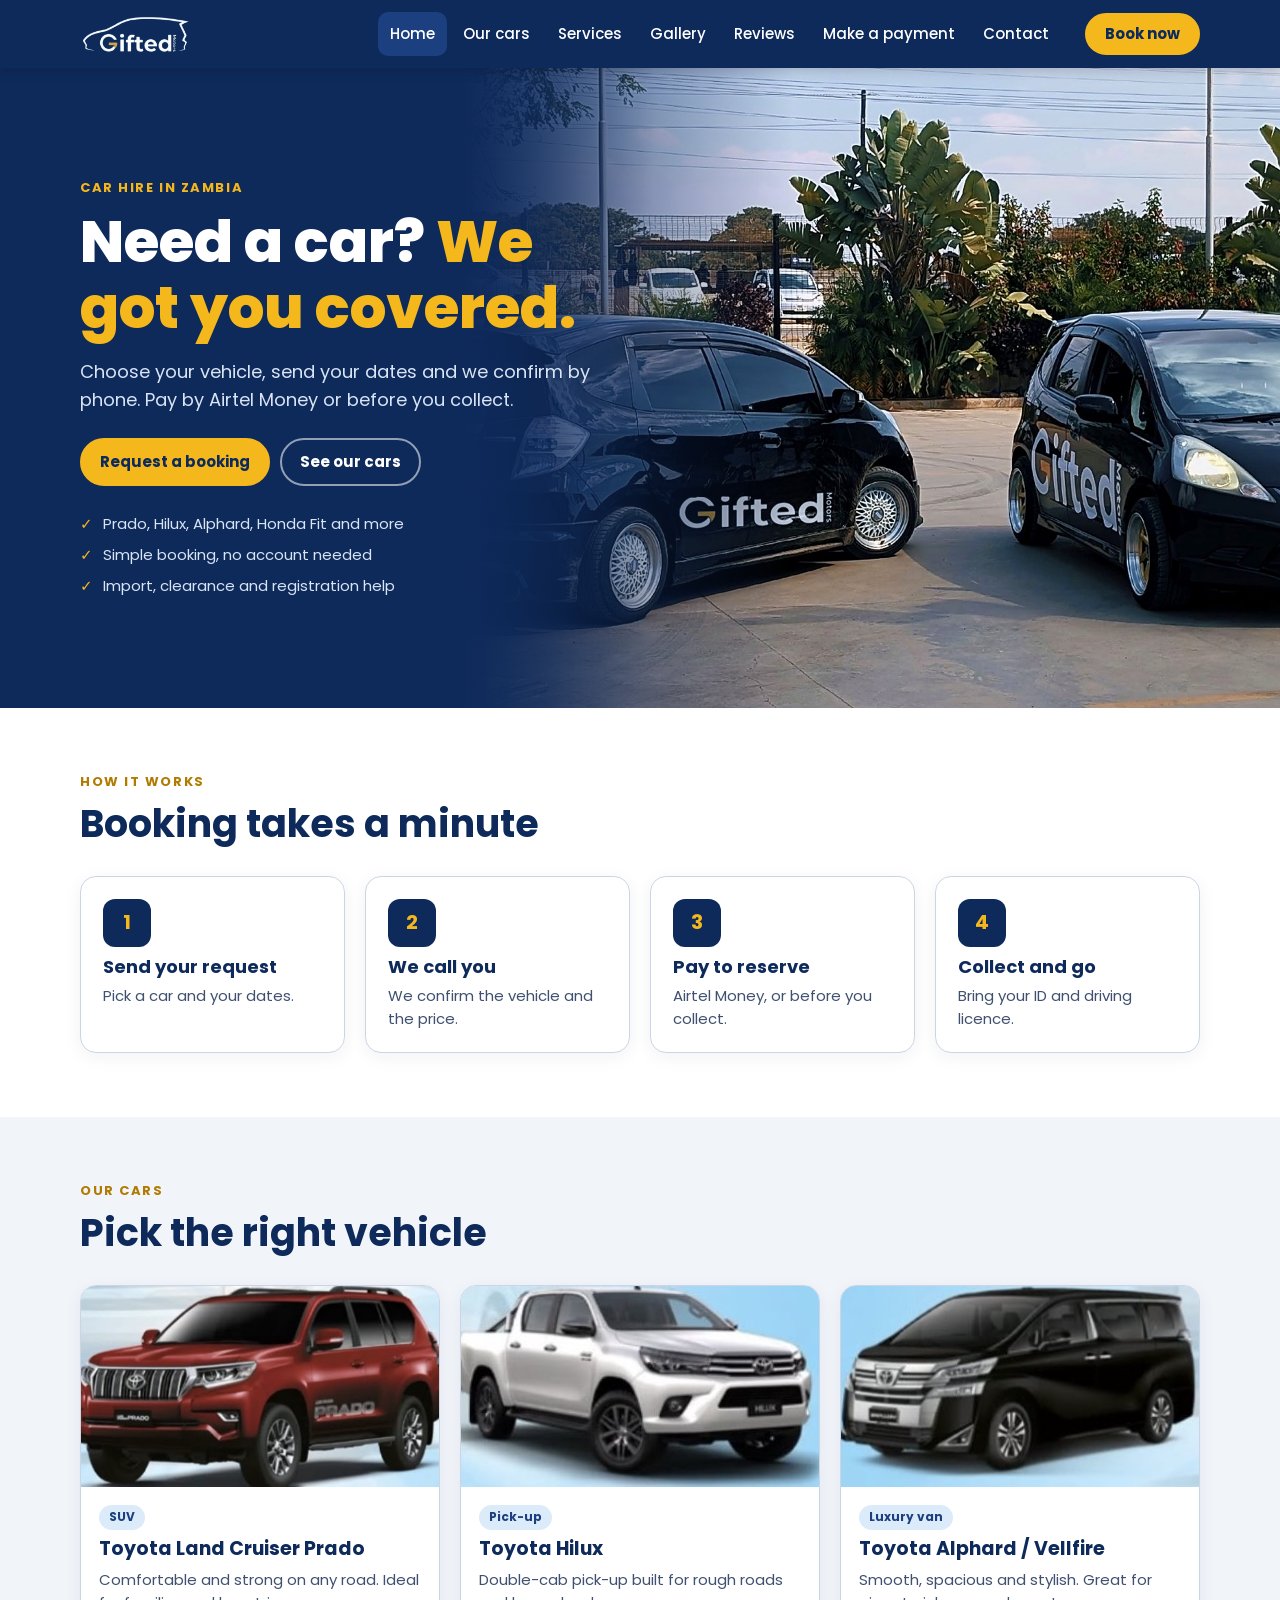
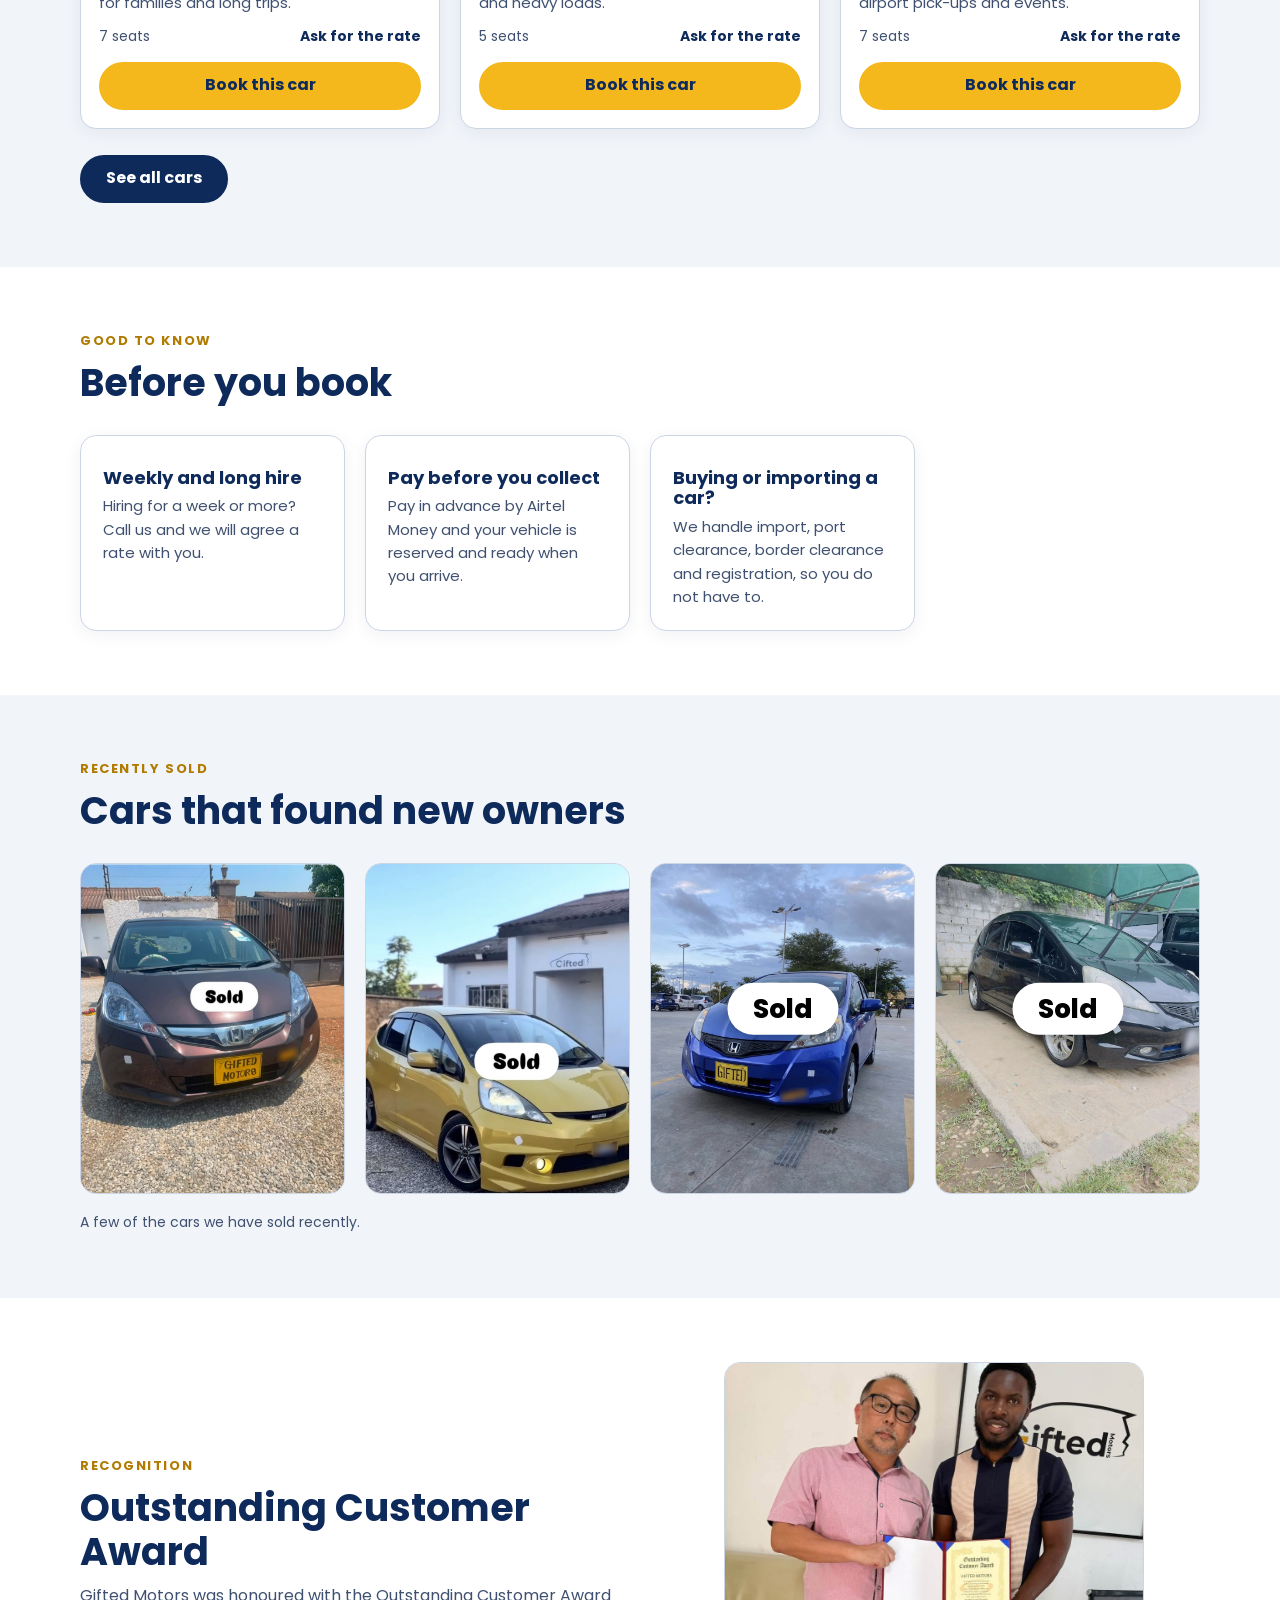
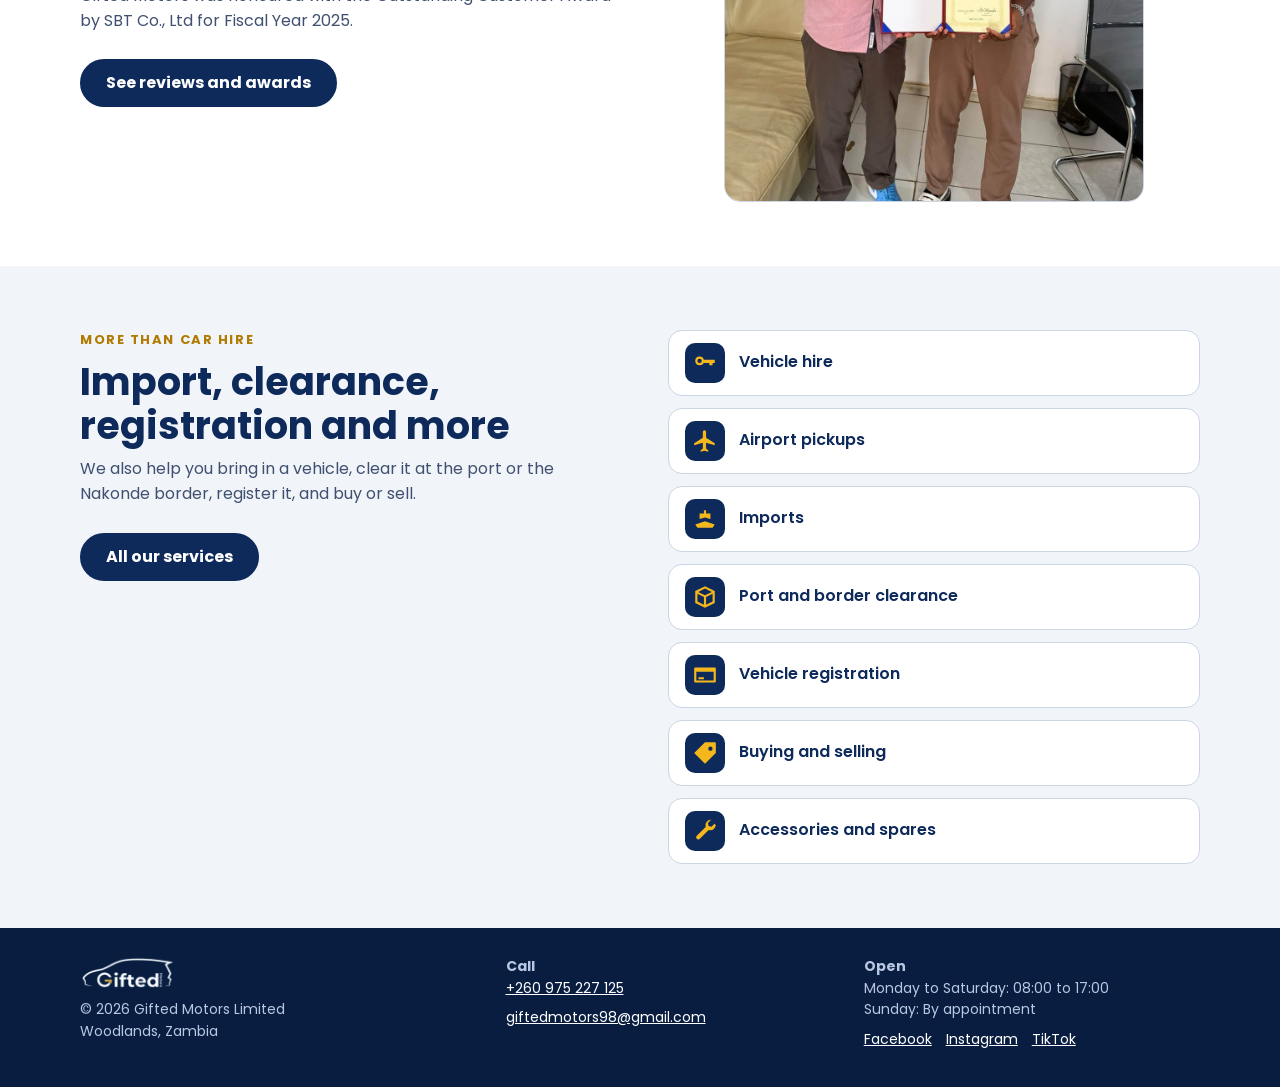
<file: index.html>
<!doctype html>
<html lang="en">
<head>
<meta charset="utf-8">
<meta name="viewport" content="width=device-width, initial-scale=1">
<title>Gifted Motors | Car hire, import and vehicle services in Zambia</title>
<meta name="description" content="Hire a car in Zambia with Gifted Motors. Request a booking online and pay by Airtel Money. We also handle import, port and border clearance and registration.">
<meta name="theme-color" content="#0E2A5B">
<link rel="icon" href="favicon.png" type="image/png">
<link rel="apple-touch-icon" href="apple-touch-icon.png">
<meta property="og:type" content="website">
<meta property="og:site_name" content="Gifted Motors">
<meta property="og:title" content="Gifted Motors | Car hire, import and vehicle services in Zambia">
<meta property="og:description" content="Hire a car in Zambia with Gifted Motors. Request a booking online and pay by Airtel Money. We also handle import, port and border clearance and registration.">
<meta property="og:image" content="https://ivorytreeuk.github.io/Gifted-Motors-Website/img/share.jpg">
<meta property="og:image:width" content="1200">
<meta property="og:image:height" content="630">
<meta name="twitter:card" content="summary_large_image">
<meta name="twitter:image" content="https://ivorytreeuk.github.io/Gifted-Motors-Website/img/share.jpg">
<link rel="preconnect" href="https://fonts.googleapis.com">
<link rel="preconnect" href="https://fonts.gstatic.com" crossorigin>
<link href="https://fonts.googleapis.com/css2?family=Poppins:wght@400;500;600;700;800&display=swap" rel="stylesheet">
<link rel="stylesheet" href="styles.css?v=202611071347">
</head>
<body>
<div id="site-header"></div>
<main data-page="home">
<section class="hero">
  <img class="hero-bg" src="img/hero-3.jpg" alt="Two black Honda Fits with Gifted Motors branding" width="1920" height="1280" fetchpriority="high">
    <div class="wrap hero-in"><div class="hero-copy">
    <p class="eyebrow">Car hire in Zambia</p>
    <h1>Need a car? <em>We got you covered.</em></h1>
    <p class="lead">Choose your vehicle, send your dates and we confirm by phone. Pay by Airtel Money or before you collect.</p>
    <div class="cta"><a class="btn" href="book.html">Request a booking</a><a class="btn ghost" href="cars.html">See our cars</a></div>
    <ul class="ticks"><li>Prado, Hilux, Alphard, Honda Fit and more</li><li>Simple booking, no account needed</li><li>Import, clearance and registration help</li></ul>
  </div></div>
</section>
<section class="sec"><div class="wrap">
  <p class="eyebrow dark">How it works</p><h2>Booking takes a minute</h2>
  <div class="grid four">
    <div class="card tile"><div class="ic">1</div><h3>Send your request</h3><p>Pick a car and your dates.</p></div>
    <div class="card tile"><div class="ic">2</div><h3>We call you</h3><p>We confirm the vehicle and the price.</p></div>
    <div class="card tile"><div class="ic">3</div><h3>Pay to reserve</h3><p>Airtel Money, or before you collect.</p></div>
    <div class="card tile"><div class="ic">4</div><h3>Collect and go</h3><p>Bring your ID and driving licence.</p></div>
  </div>
</div></section>
<section class="sec alt"><div class="wrap">
  <p class="eyebrow dark">Our cars</p><h2>Pick the right vehicle</h2>
  <div class="grid cars" id="fleet" data-limit="3"></div>
  <p class="more"><a class="btn dark" href="cars.html">See all cars</a></p>
</div></section>
<section id="deals" class="sec"><div class="wrap">
  <p class="eyebrow dark">Good to know</p><h2>Before you book</h2>
  <div class="grid three" id="deals-list"></div>
</div></section>
<section class="sec alt"><div class="wrap">
  <p class="eyebrow dark">Recently sold</p><h2>Cars that found new owners</h2>
  <div class="grid sold" id="sold"></div>
  <p class="note">A few of the cars we have sold recently.</p>
</div></section>
<section class="sec"><div class="wrap two reco">
  <div><p class="eyebrow dark">Recognition</p><h2>Outstanding Customer Award</h2>
  <p class="sub">Gifted Motors was honoured with the Outstanding Customer Award by SBT Co., Ltd for Fiscal Year 2025.</p>
  <p class="more"><a class="btn dark" href="reviews.html">See reviews and awards</a></p></div>
  <img class="reco-img" src="img/award-handover.jpg" alt="The owner of Gifted Motors receiving the Outstanding Customer Award" loading="lazy">
</div></section>
<section class="sec alt"><div class="wrap two">
  <div><p class="eyebrow dark">More than car hire</p><h2>Import, clearance, registration and more</h2>
  <p class="sub">We also help you bring in a vehicle, clear it at the port or the Nakonde border, register it, and buy or sell.</p>
  <p class="more"><a class="btn dark" href="services.html">All our services</a></p></div>
  <ul class="bullets" id="svc-short"></ul>
</div></section>
</main>
<div id="site-footer"></div>
<script src="site-data.js?v=202611071347"></script>
<script src="site.js?v=202611071347"></script>
</body>
</html>
</file>
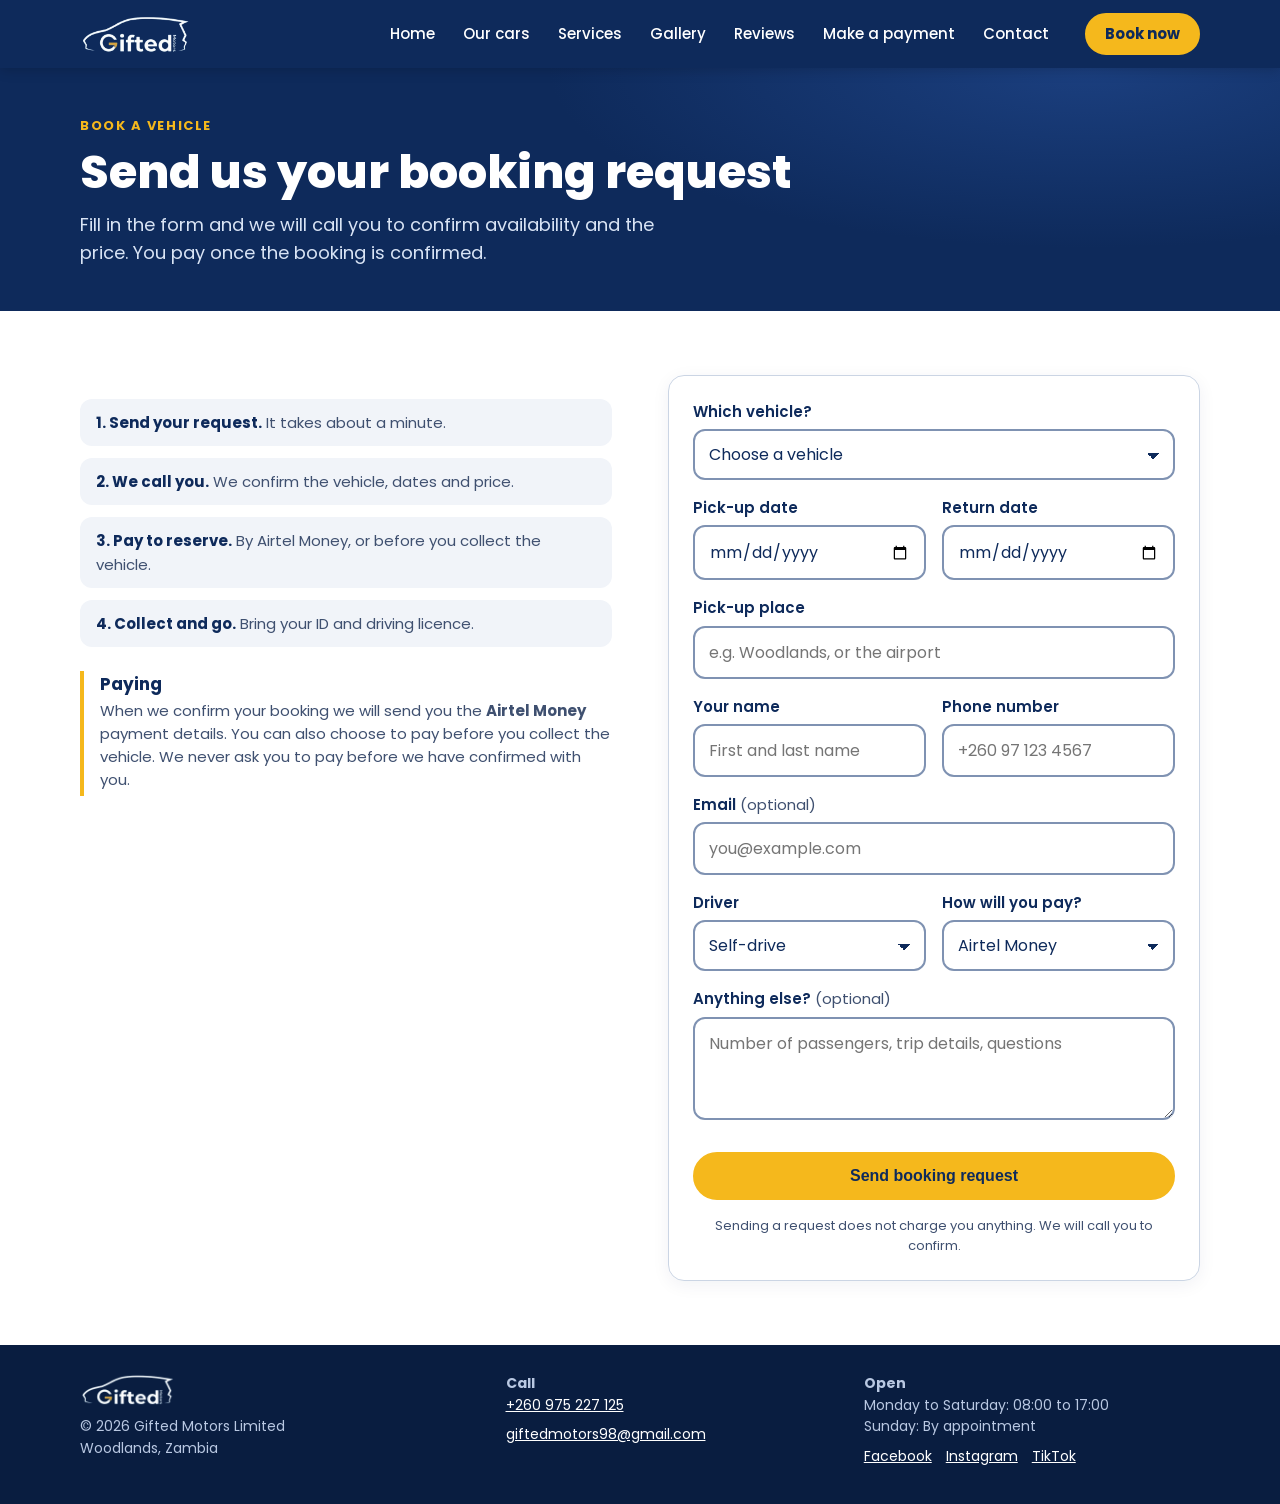
<file: book.html>
<!doctype html>
<html lang="en">
<head>
<meta charset="utf-8">
<meta name="viewport" content="width=device-width, initial-scale=1">
<title>Book a vehicle | Gifted Motors</title>
<meta name="description" content="Send a booking request to Gifted Motors. We call you to confirm. Pay by Airtel Money or before you collect.">
<meta name="theme-color" content="#0E2A5B">
<link rel="icon" href="favicon.png" type="image/png">
<link rel="apple-touch-icon" href="apple-touch-icon.png">
<meta property="og:type" content="website">
<meta property="og:site_name" content="Gifted Motors">
<meta property="og:title" content="Book a vehicle | Gifted Motors">
<meta property="og:description" content="Send a booking request to Gifted Motors. We call you to confirm. Pay by Airtel Money or before you collect.">
<meta property="og:image" content="https://ivorytreeuk.github.io/Gifted-Motors-Website/img/share.jpg">
<meta property="og:image:width" content="1200">
<meta property="og:image:height" content="630">
<meta name="twitter:card" content="summary_large_image">
<meta name="twitter:image" content="https://ivorytreeuk.github.io/Gifted-Motors-Website/img/share.jpg">
<link rel="preconnect" href="https://fonts.googleapis.com">
<link rel="preconnect" href="https://fonts.gstatic.com" crossorigin>
<link href="https://fonts.googleapis.com/css2?family=Poppins:wght@400;500;600;700;800&display=swap" rel="stylesheet">
<link rel="stylesheet" href="styles.css?v=202611071347">
</head>
<body>
<div id="site-header"></div>
<main data-page="book">
<section class="pagehead"><div class="wrap"><p class="eyebrow">Book a vehicle</p><h1>Send us your booking request</h1><p class="lead">Fill in the form and we will call you to confirm availability and the price. You pay once the booking is confirmed.</p></div></section>
<section class="sec"><div class="wrap two">
  <div>
    <ol class="steps">
      <li><b>1. Send your request.</b> It takes about a minute.</li>
      <li><b>2. We call you.</b> We confirm the vehicle, dates and price.</li>
      <li><b>3. Pay to reserve.</b> By Airtel Money, or before you collect the vehicle.</li>
      <li><b>4. Collect and go.</b> Bring your ID and driving licence.</li>
    </ol>
    <div class="pay" id="paybox"></div>
  </div>
  <form class="card form" id="bf" novalidate>
    <div class="field"><label for="vehicle">Which vehicle?</label><select id="vehicle"></select></div>
    <div class="row2">
      <div class="field"><label for="from">Pick-up date</label><input id="from" type="date"></div>
      <div class="field"><label for="to">Return date</label><input id="to" type="date"></div>
    </div>
    <div class="field"><label for="place">Pick-up place</label><input id="place" type="text" placeholder="e.g. Woodlands, or the airport" autocomplete="off"></div>
    <div class="row2">
      <div class="field"><label for="name">Your name</label><input id="name" type="text" autocomplete="name" placeholder="First and last name"></div>
      <div class="field"><label for="phone">Phone number</label><input id="phone" type="tel" inputmode="tel" autocomplete="tel" placeholder="+260 97 123 4567"></div>
    </div>
    <div class="field"><label for="email">Email <span class="opt">(optional)</span></label><input id="email" type="email" autocomplete="email" placeholder="you@example.com"></div>
    <div class="row2">
      <div class="field"><label for="driver">Driver</label><select id="driver"><option>Self-drive</option><option>With a driver</option><option>Not sure</option></select></div>
      <div class="field"><label for="pay">How will you pay?</label><select id="pay"><option>Airtel Money</option><option>Pay before collecting the vehicle</option><option>Not sure yet</option></select></div>
    </div>
    <div class="field"><label for="notes">Anything else? <span class="opt">(optional)</span></label><textarea id="notes" rows="3" maxlength="400" placeholder="Number of passengers, trip details, questions"></textarea></div>
    <div class="hp" aria-hidden="true"><label>Leave this empty<input id="website" type="text" tabindex="-1" autocomplete="off"></label></div>
    <div id="bmsg"></div>
    <button class="btn wide" type="submit" id="bsend">Send booking request</button>
    <p class="fine">Sending a request does not charge you anything. We will call you to confirm.</p>
  </form>
</div></section>
</main>
<div id="site-footer"></div>
<script src="site-data.js?v=202611071347"></script>
<script src="site.js?v=202611071347"></script>
</body>
</html>
</file>
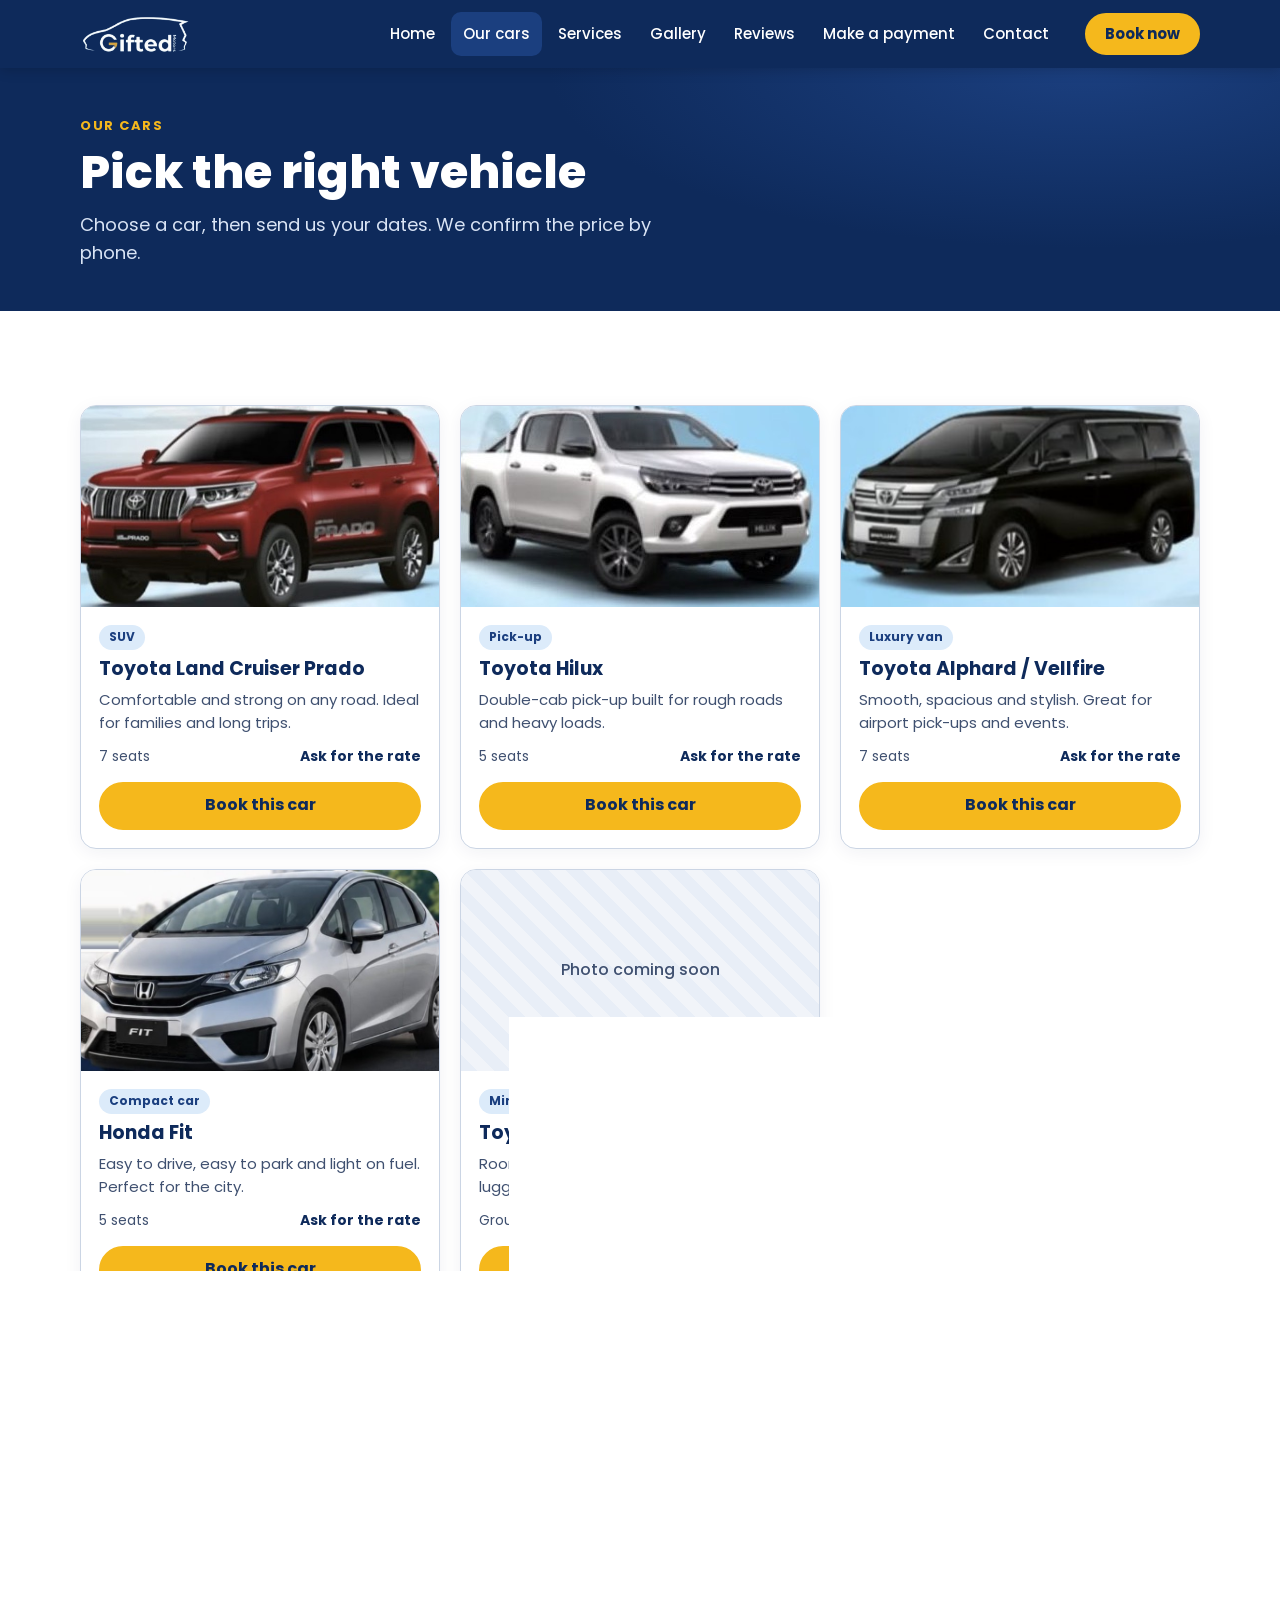
<file: cars.html>
<!doctype html>
<html lang="en">
<head>
<meta charset="utf-8">
<meta name="viewport" content="width=device-width, initial-scale=1">
<title>Our cars | Gifted Motors</title>
<meta name="description" content="Cars, SUVs, pick-ups and vans for hire from Gifted Motors in Zambia.">
<meta name="theme-color" content="#0E2A5B">
<link rel="icon" href="favicon.png" type="image/png">
<link rel="apple-touch-icon" href="apple-touch-icon.png">
<meta property="og:type" content="website">
<meta property="og:site_name" content="Gifted Motors">
<meta property="og:title" content="Our cars | Gifted Motors">
<meta property="og:description" content="Cars, SUVs, pick-ups and vans for hire from Gifted Motors in Zambia.">
<meta property="og:image" content="https://ivorytreeuk.github.io/Gifted-Motors-Website/img/share.jpg">
<meta property="og:image:width" content="1200">
<meta property="og:image:height" content="630">
<meta name="twitter:card" content="summary_large_image">
<meta name="twitter:image" content="https://ivorytreeuk.github.io/Gifted-Motors-Website/img/share.jpg">
<link rel="preconnect" href="https://fonts.googleapis.com">
<link rel="preconnect" href="https://fonts.gstatic.com" crossorigin>
<link href="https://fonts.googleapis.com/css2?family=Poppins:wght@400;500;600;700;800&display=swap" rel="stylesheet">
<link rel="stylesheet" href="styles.css?v=202611071347">
</head>
<body>
<div id="site-header"></div>
<main data-page="cars">
<section class="pagehead"><div class="wrap"><p class="eyebrow">Our cars</p><h1>Pick the right vehicle</h1><p class="lead">Choose a car, then send us your dates. We confirm the price by phone.</p></div></section>
<section class="sec"><div class="wrap">
  <div class="grid cars" id="fleet"></div>
  <p class="note">Photos are for illustration. The vehicle you receive is the same model and type.</p>
</div></section>
<section class="sec alt"><div class="wrap">
  <p class="eyebrow dark">Recently sold</p><h2>Cars that found new owners</h2>
  <div class="grid sold" id="sold"></div>
</div></section>
</main>
<div id="site-footer"></div>
<script src="site-data.js?v=202611071347"></script>
<script src="site.js?v=202611071347"></script>
</body>
</html>
</file>
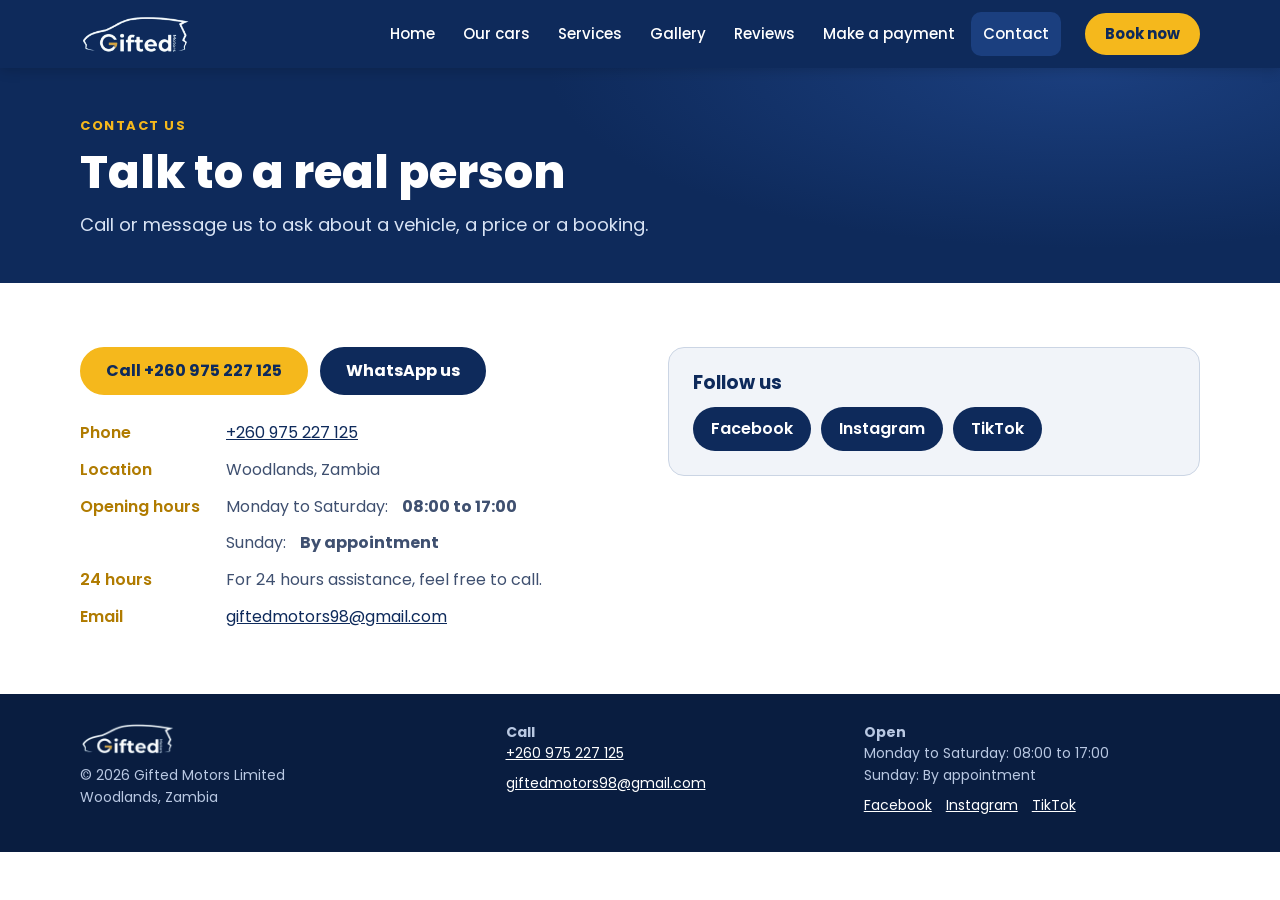
<file: contact.html>
<!doctype html>
<html lang="en">
<head>
<meta charset="utf-8">
<meta name="viewport" content="width=device-width, initial-scale=1">
<title>Contact | Gifted Motors</title>
<meta name="description" content="Call, email or visit Gifted Motors. Opening hours, location and social media.">
<meta name="theme-color" content="#0E2A5B">
<link rel="icon" href="favicon.png" type="image/png">
<link rel="apple-touch-icon" href="apple-touch-icon.png">
<meta property="og:type" content="website">
<meta property="og:site_name" content="Gifted Motors">
<meta property="og:title" content="Contact | Gifted Motors">
<meta property="og:description" content="Call, email or visit Gifted Motors. Opening hours, location and social media.">
<meta property="og:image" content="https://ivorytreeuk.github.io/Gifted-Motors-Website/img/share.jpg">
<meta property="og:image:width" content="1200">
<meta property="og:image:height" content="630">
<meta name="twitter:card" content="summary_large_image">
<meta name="twitter:image" content="https://ivorytreeuk.github.io/Gifted-Motors-Website/img/share.jpg">
<link rel="preconnect" href="https://fonts.googleapis.com">
<link rel="preconnect" href="https://fonts.gstatic.com" crossorigin>
<link href="https://fonts.googleapis.com/css2?family=Poppins:wght@400;500;600;700;800&display=swap" rel="stylesheet">
<link rel="stylesheet" href="styles.css?v=202611071347">
</head>
<body>
<div id="site-header"></div>
<main data-page="contact">
<section class="pagehead"><div class="wrap"><p class="eyebrow">Contact us</p><h1>Talk to a real person</h1><p class="lead">Call or message us to ask about a vehicle, a price or a booking.</p></div></section>
<section class="sec"><div class="wrap two">
  <div><div class="cta" id="callbtns"></div><ul class="facts" id="facts"></ul></div>
  <div class="social-box"><h3>Follow us</h3><div class="social" id="social"></div></div>
</div></section>
</main>
<div id="site-footer"></div>
<script src="site-data.js?v=202611071347"></script>
<script src="site.js?v=202611071347"></script>
</body>
</html>
</file>
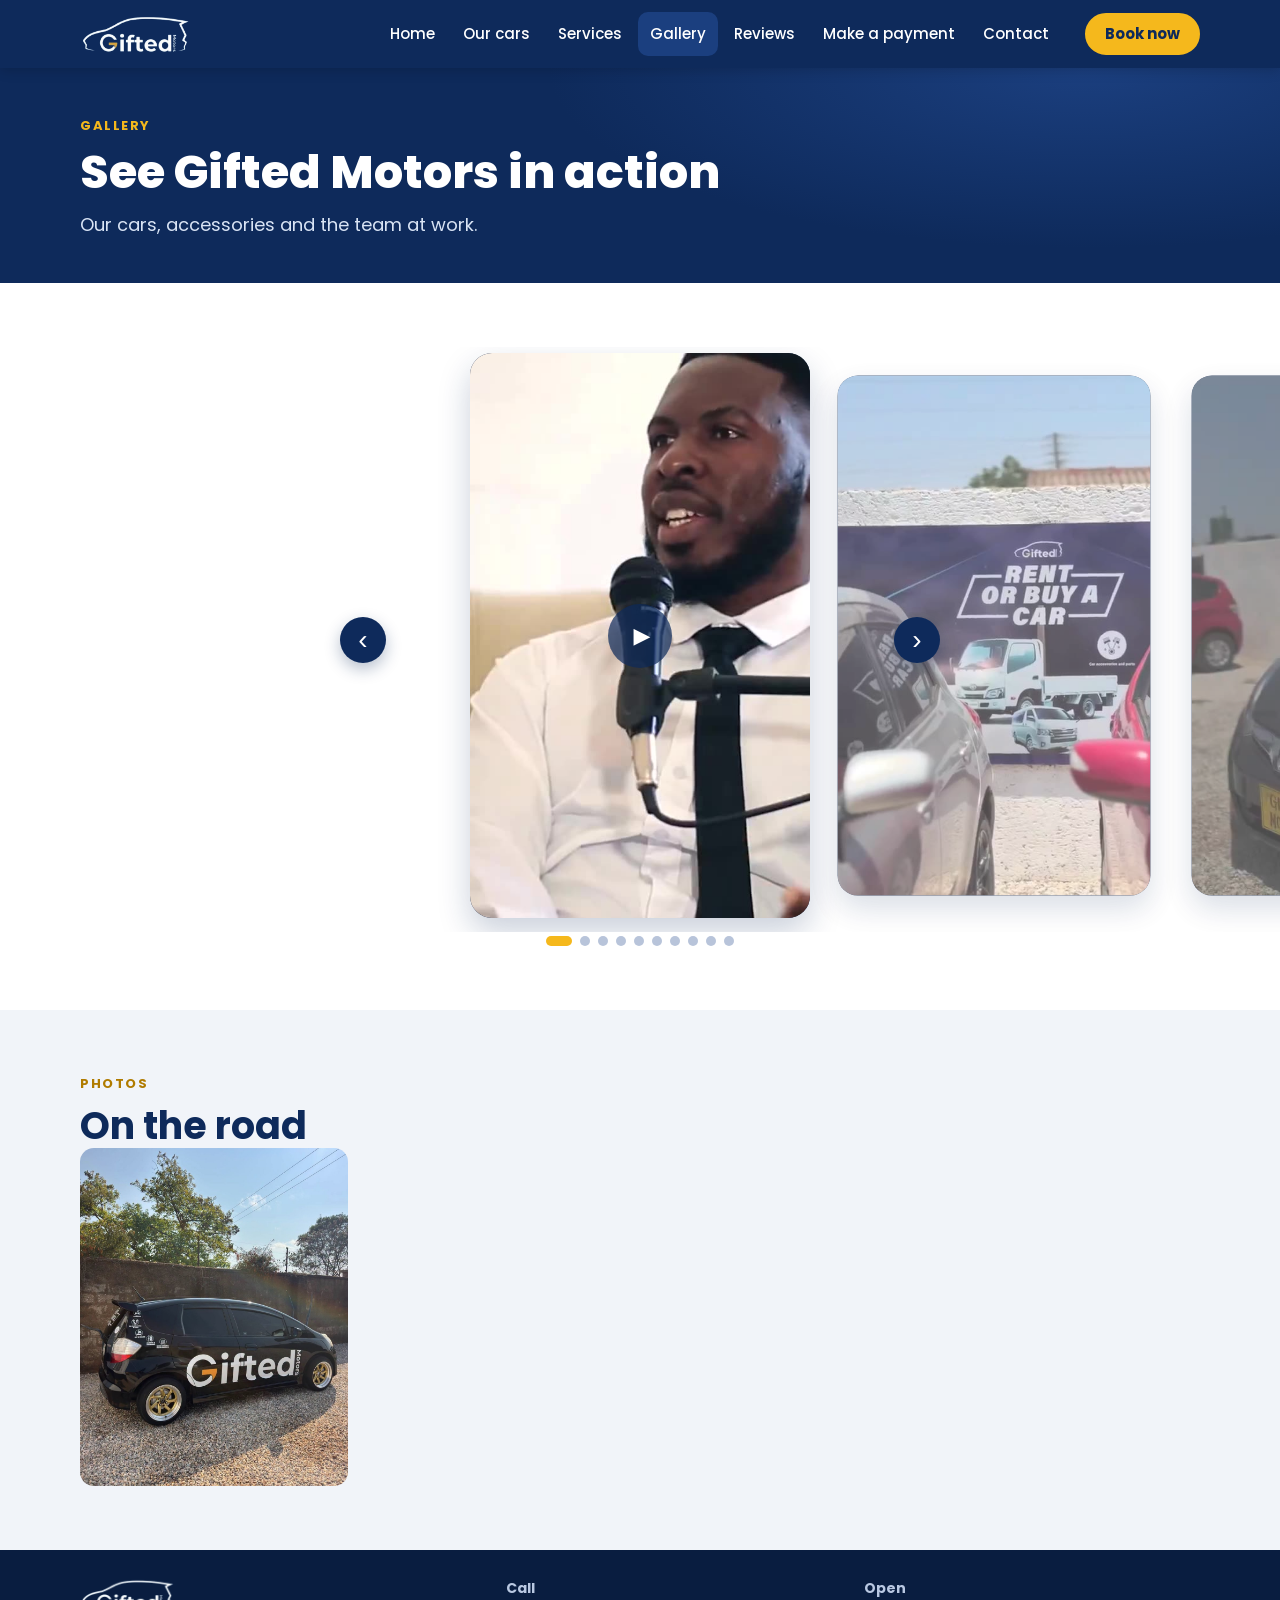
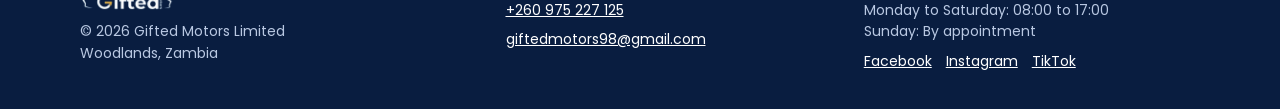
<file: gallery.html>
<!doctype html>
<html lang="en">
<head>
<meta charset="utf-8">
<meta name="viewport" content="width=device-width, initial-scale=1">
<title>Gallery | Gifted Motors</title>
<meta name="description" content="Videos and photos from Gifted Motors: cars for hire and sale, accessories and our workshop team in Lusaka, Zambia.">
<meta name="theme-color" content="#0E2A5B">
<link rel="icon" href="favicon.png" type="image/png">
<link rel="apple-touch-icon" href="apple-touch-icon.png">
<meta property="og:type" content="website">
<meta property="og:site_name" content="Gifted Motors">
<meta property="og:title" content="Gallery | Gifted Motors">
<meta property="og:description" content="Videos and photos from Gifted Motors: cars for hire and sale, accessories and our workshop team in Lusaka, Zambia.">
<meta property="og:image" content="https://ivorytreeuk.github.io/Gifted-Motors-Website/img/share.jpg">
<meta property="og:image:width" content="1200">
<meta property="og:image:height" content="630">
<meta name="twitter:card" content="summary_large_image">
<meta name="twitter:image" content="https://ivorytreeuk.github.io/Gifted-Motors-Website/img/share.jpg">
<link rel="preconnect" href="https://fonts.googleapis.com">
<link rel="preconnect" href="https://fonts.gstatic.com" crossorigin>
<link href="https://fonts.googleapis.com/css2?family=Poppins:wght@400;500;600;700;800&display=swap" rel="stylesheet">
<link rel="stylesheet" href="styles.css?v=202611071347">
</head>
<body>
<div id="site-header"></div>
<main data-page="gallery">
<section class="pagehead"><div class="wrap"><p class="eyebrow">Gallery</p><h1>See Gifted Motors in action</h1><p class="lead">Our cars, accessories and the team at work.</p></div></section>
<section class="sec"><div class="wrap">
  <div class="gal" id="gal"><div class="empty">Loading gallery…</div></div>
</div></section>
<section class="sec alt"><div class="wrap"><p class="eyebrow dark">Photos</p><h2>On the road</h2><div class="phgrid" id="photos"></div></div></section>
</main>
<div id="site-footer"></div>
<script src="site-data.js?v=202611071347"></script>
<script src="site.js?v=202611071347"></script>
</body>
</html>
</file>
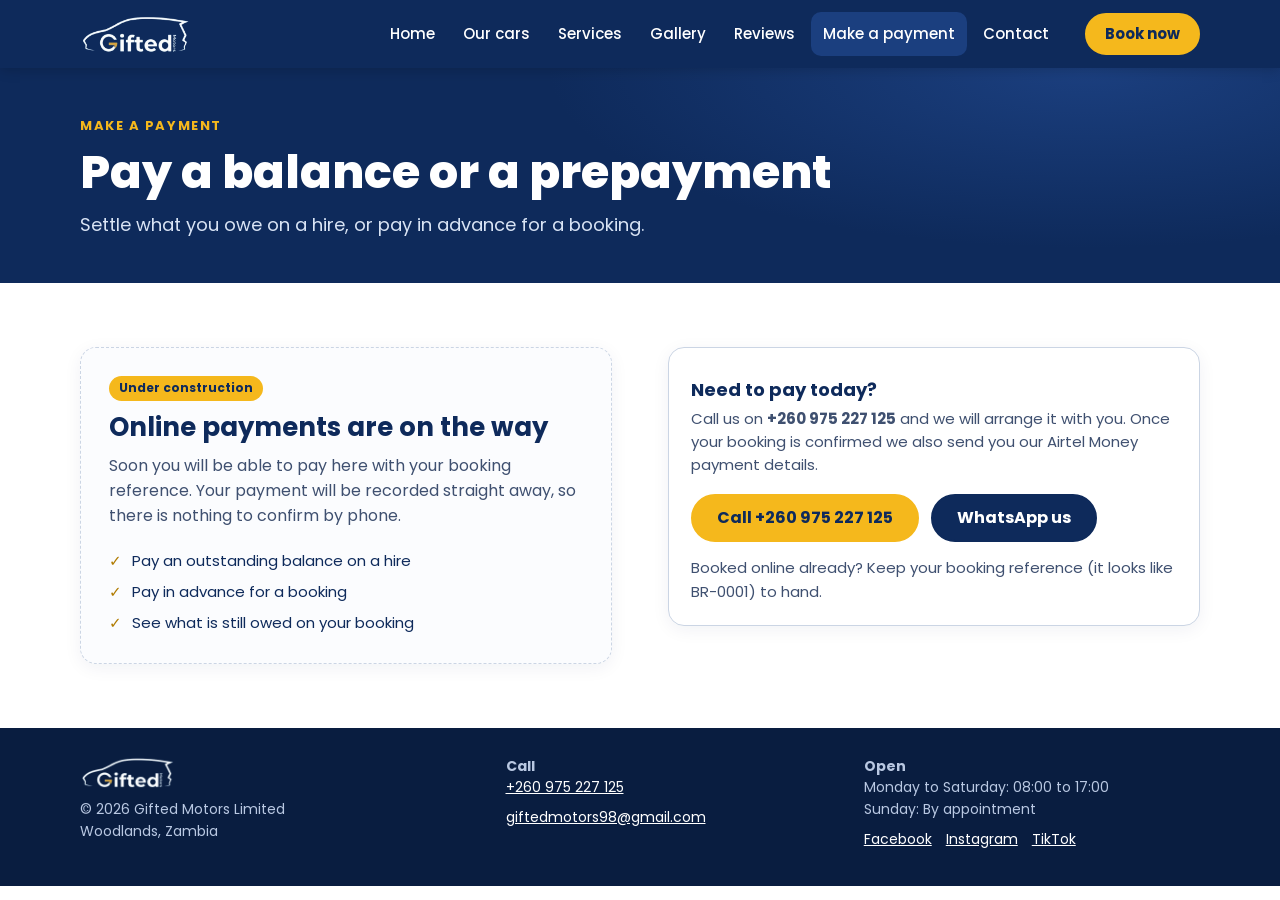
<file: pay.html>
<!doctype html>
<html lang="en">
<head>
<meta charset="utf-8">
<meta name="viewport" content="width=device-width, initial-scale=1">
<title>Make a payment | Gifted Motors</title>
<meta name="description" content="Pay an outstanding balance or a prepayment to Gifted Motors. Online payments are under construction.">
<meta name="theme-color" content="#0E2A5B">
<link rel="icon" href="favicon.png" type="image/png">
<link rel="apple-touch-icon" href="apple-touch-icon.png">
<meta property="og:type" content="website">
<meta property="og:site_name" content="Gifted Motors">
<meta property="og:title" content="Make a payment | Gifted Motors">
<meta property="og:description" content="Pay an outstanding balance or a prepayment to Gifted Motors. Online payments are under construction.">
<meta property="og:image" content="https://ivorytreeuk.github.io/Gifted-Motors-Website/img/share.jpg">
<meta property="og:image:width" content="1200">
<meta property="og:image:height" content="630">
<meta name="twitter:card" content="summary_large_image">
<meta name="twitter:image" content="https://ivorytreeuk.github.io/Gifted-Motors-Website/img/share.jpg">
<link rel="preconnect" href="https://fonts.googleapis.com">
<link rel="preconnect" href="https://fonts.gstatic.com" crossorigin>
<link href="https://fonts.googleapis.com/css2?family=Poppins:wght@400;500;600;700;800&display=swap" rel="stylesheet">
<link rel="stylesheet" href="styles.css?v=202611071347">
</head>
<body>
<div id="site-header"></div>
<main data-page="pay">
<section class="pagehead"><div class="wrap"><p class="eyebrow">Make a payment</p><h1>Pay a balance or a prepayment</h1><p class="lead">Settle what you owe on a hire, or pay in advance for a booking.</p></div></section>
<section class="sec"><div class="wrap two">
  <div class="card build">
    <span class="badge">Under construction</span>
    <h2>Online payments are on the way</h2>
    <p>Soon you will be able to pay here with your booking reference. Your payment will be recorded straight away, so there is nothing to confirm by phone.</p>
    <ul class="ticks dark">
      <li>Pay an outstanding balance on a hire</li>
      <li>Pay in advance for a booking</li>
      <li>See what is still owed on your booking</li>
    </ul>
  </div>
  <div class="card tile">
    <h3>Need to pay today?</h3>
    <p>Call us on <b id="paynum"></b> and we will arrange it with you. Once your booking is confirmed we also send you our Airtel Money payment details.</p>
    <div class="cta" id="callbtns" style="margin-top:18px"></div>
    <p class="fine" style="text-align:left;margin-top:14px">Booked online already? Keep your booking reference (it looks like BR-0001) to hand.</p>
  </div>
</div></section>
</main>
<div id="site-footer"></div>
<script src="site-data.js?v=202611071347"></script>
<script src="site.js?v=202611071347"></script>
</body>
</html>
</file>
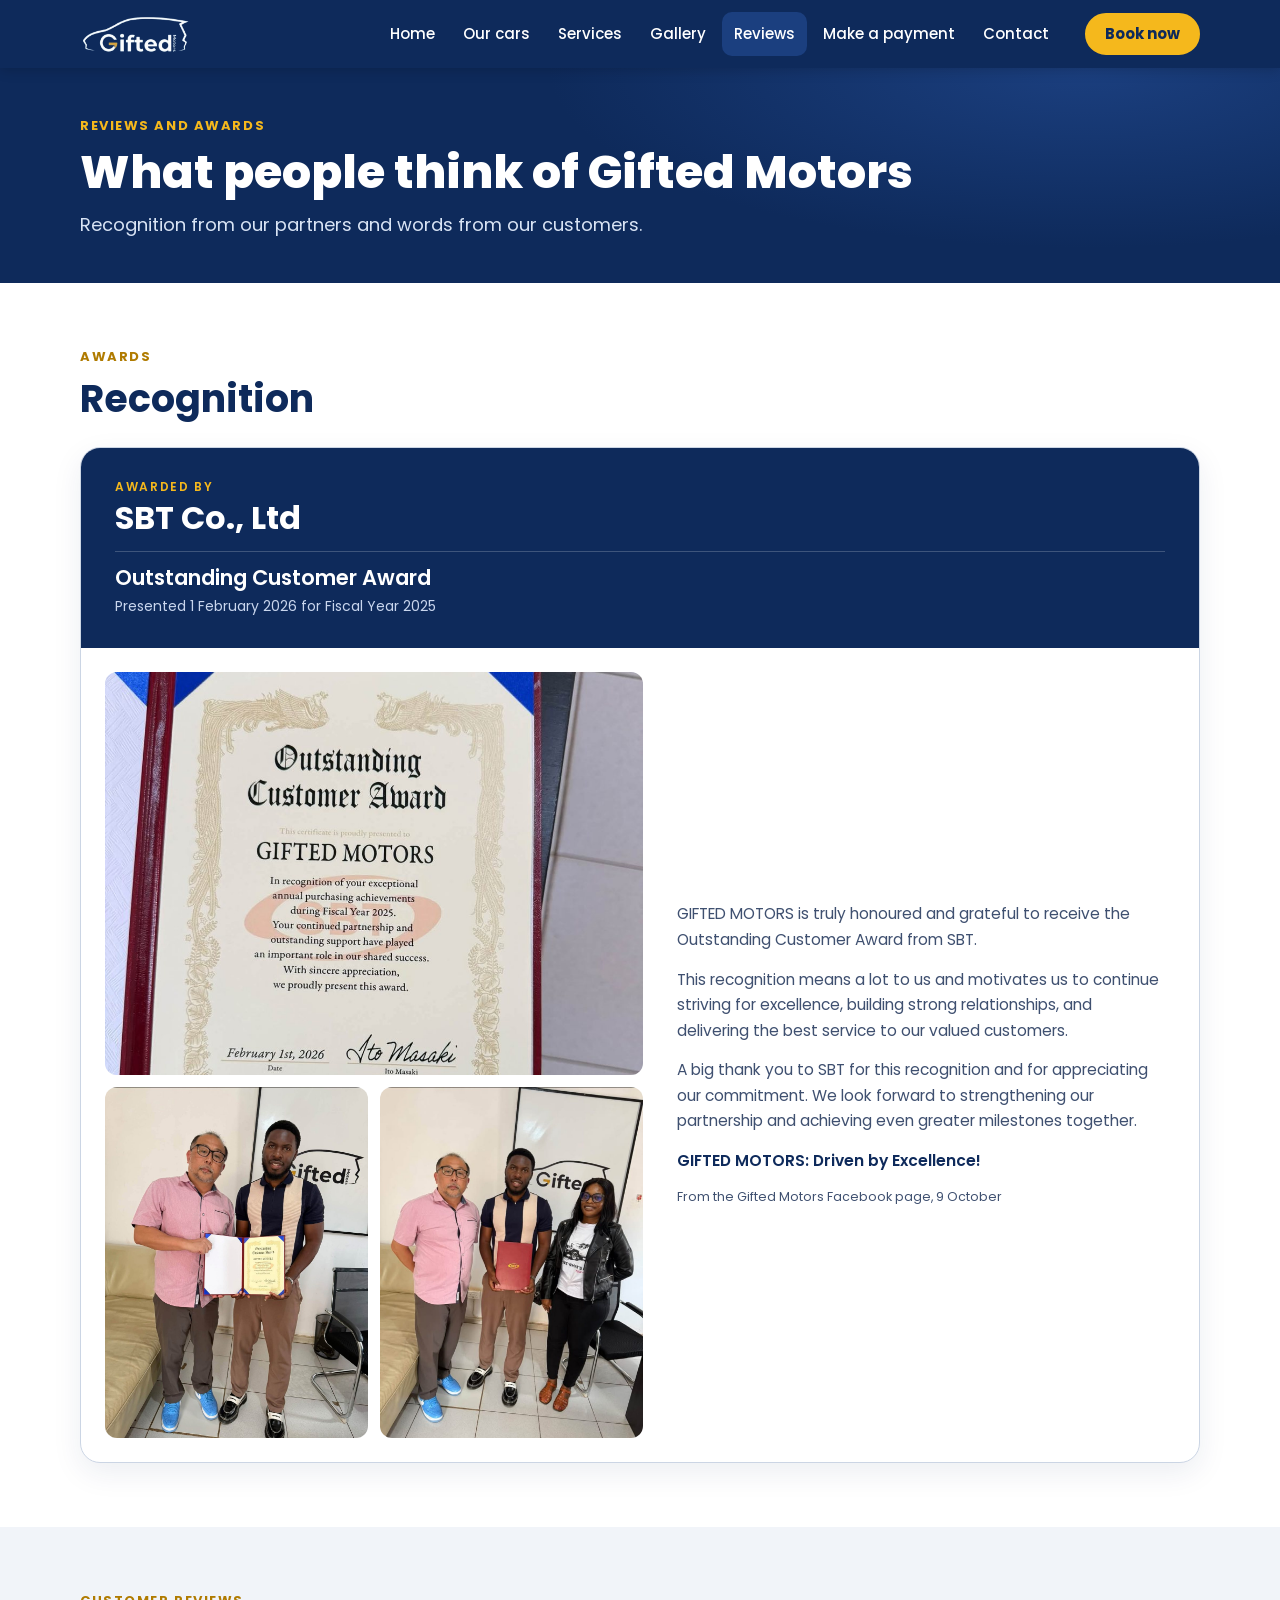
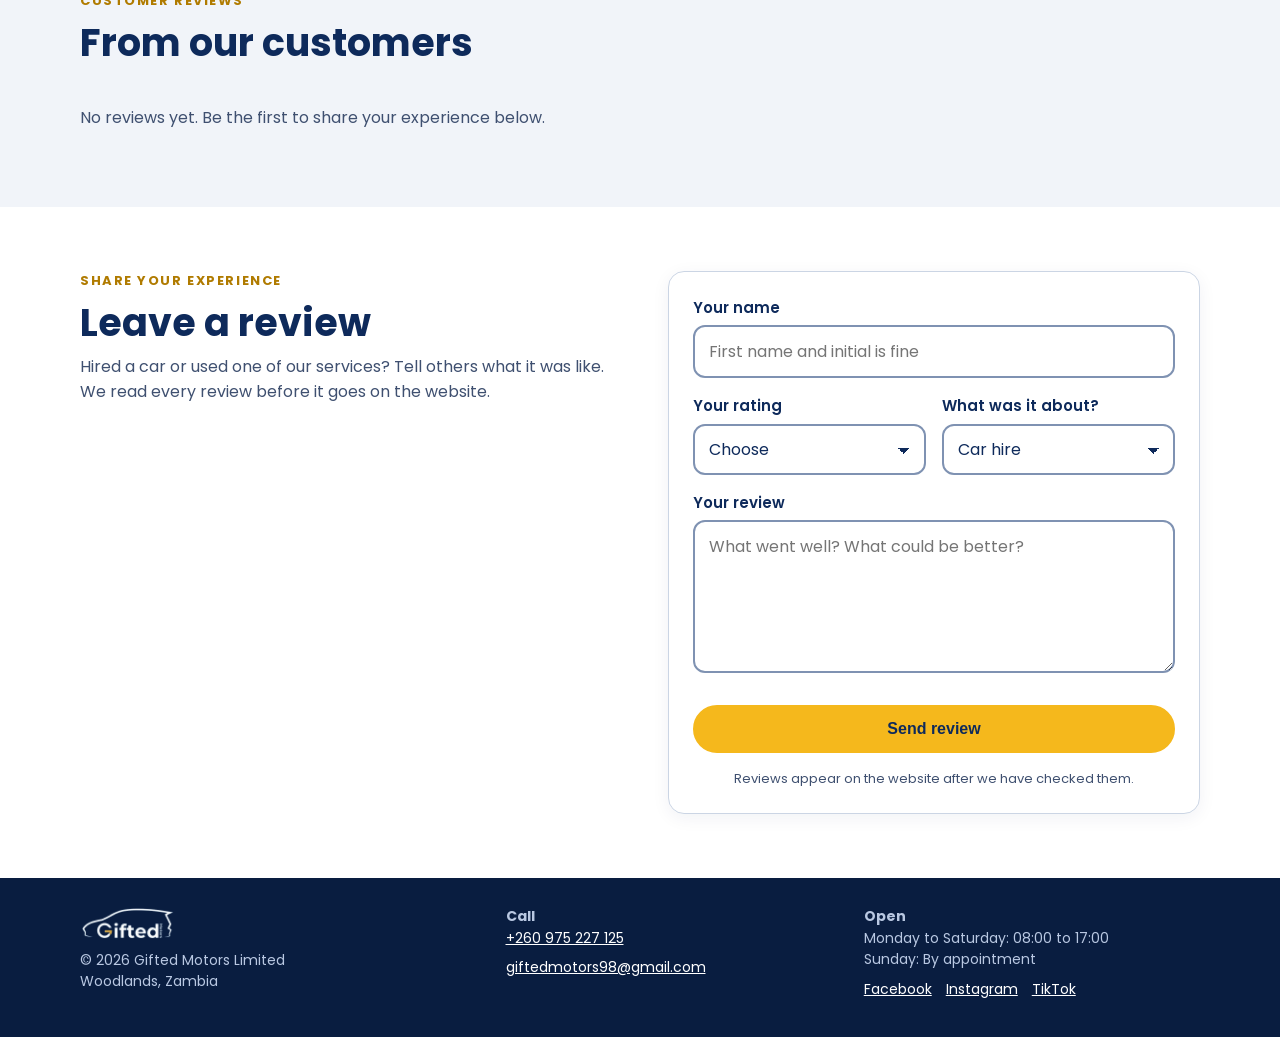
<file: reviews.html>
<!doctype html>
<html lang="en">
<head>
<meta charset="utf-8">
<meta name="viewport" content="width=device-width, initial-scale=1">
<title>What people think | Gifted Motors</title>
<meta name="description" content="Customer reviews and awards for Gifted Motors in Zambia. Leave your own review.">
<meta name="theme-color" content="#0E2A5B">
<link rel="icon" href="favicon.png" type="image/png">
<link rel="apple-touch-icon" href="apple-touch-icon.png">
<meta property="og:type" content="website">
<meta property="og:site_name" content="Gifted Motors">
<meta property="og:title" content="What people think | Gifted Motors">
<meta property="og:description" content="Customer reviews and awards for Gifted Motors in Zambia. Leave your own review.">
<meta property="og:image" content="https://ivorytreeuk.github.io/Gifted-Motors-Website/img/share.jpg">
<meta property="og:image:width" content="1200">
<meta property="og:image:height" content="630">
<meta name="twitter:card" content="summary_large_image">
<meta name="twitter:image" content="https://ivorytreeuk.github.io/Gifted-Motors-Website/img/share.jpg">
<link rel="preconnect" href="https://fonts.googleapis.com">
<link rel="preconnect" href="https://fonts.gstatic.com" crossorigin>
<link href="https://fonts.googleapis.com/css2?family=Poppins:wght@400;500;600;700;800&display=swap" rel="stylesheet">
<link rel="stylesheet" href="styles.css?v=202611071347">
</head>
<body>
<div id="site-header"></div>
<main data-page="reviews">
<section class="pagehead"><div class="wrap"><p class="eyebrow">Reviews and awards</p><h1>What people think of Gifted Motors</h1><p class="lead">Recognition from our partners and words from our customers.</p></div></section>
<section class="sec"><div class="wrap"><p class="eyebrow dark">Awards</p><h2>Recognition</h2><div id="accolades"></div></div></section>
<section class="sec alt"><div class="wrap">
  <p class="eyebrow dark">Customer reviews</p><h2>From our customers</h2>
  <div class="grid three" id="reviews"><div class="empty">Loading reviews…</div></div>
</div></section>
<section class="sec"><div class="wrap two">
  <div><p class="eyebrow dark">Share your experience</p><h2>Leave a review</h2>
  <p class="sub">Hired a car or used one of our services? Tell others what it was like. We read every review before it goes on the website.</p></div>
  <form class="card form" id="rf" novalidate>
    <div class="field"><label for="rname">Your name</label><input id="rname" type="text" autocomplete="name" placeholder="First name and initial is fine" maxlength="60"></div>
    <div class="row2">
      <div class="field"><label for="rrating">Your rating</label><select id="rrating"><option value="">Choose</option><option value="5">5 stars: Excellent</option><option value="4">4 stars: Good</option><option value="3">3 stars: Okay</option><option value="2">2 stars: Poor</option><option value="1">1 star: Very poor</option></select></div>
      <div class="field"><label for="rabout">What was it about?</label><select id="rabout"><option>Car hire</option><option>Import and clearance</option><option>Buying a car</option><option>Selling a car</option><option>Something else</option></select></div>
    </div>
    <div class="field"><label for="rtext">Your review</label><textarea id="rtext" rows="5" maxlength="600" placeholder="What went well? What could be better?"></textarea></div>
    <div class="hp" aria-hidden="true"><label>Leave this empty<input id="rweb" type="text" tabindex="-1" autocomplete="off"></label></div>
    <div id="rmsg"></div>
    <button class="btn wide" type="submit" id="rsend">Send review</button>
    <p class="fine">Reviews appear on the website after we have checked them.</p>
  </form>
</div></section>
</main>
<div id="site-footer"></div>
<script src="site-data.js?v=202611071347"></script>
<script src="site.js?v=202611071347"></script>
</body>
</html>
</file>
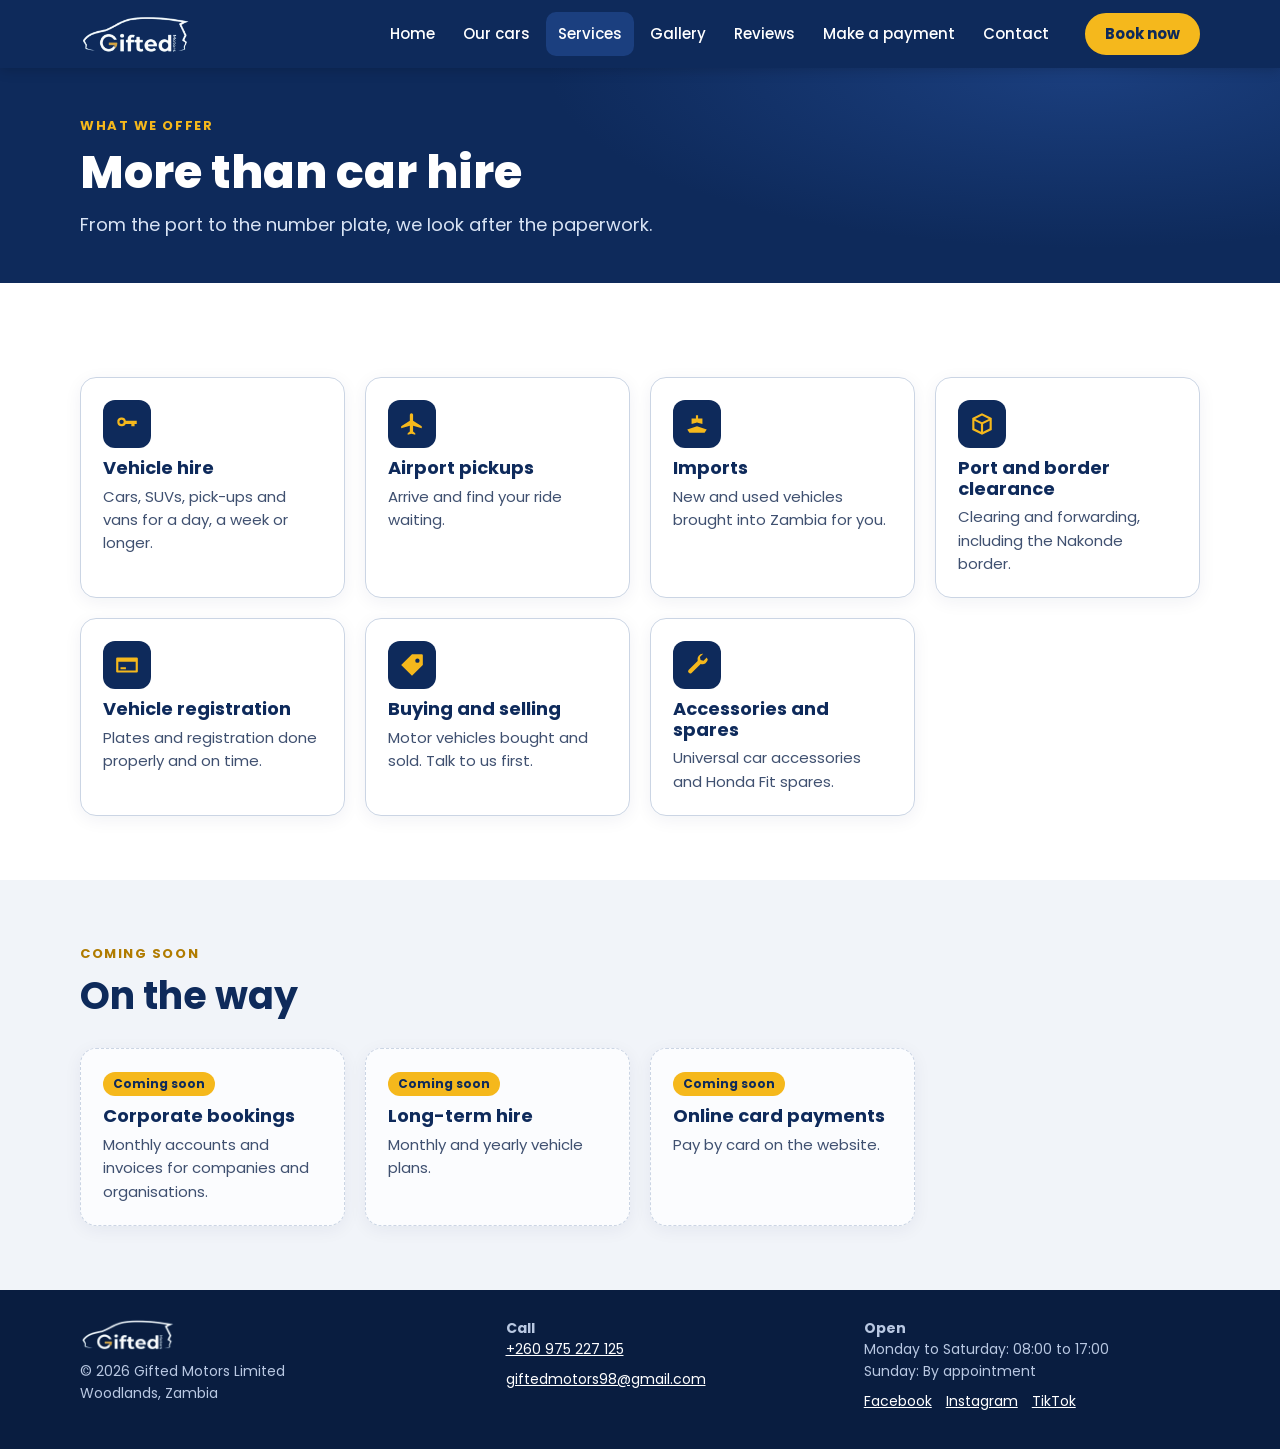
<file: services.html>
<!doctype html>
<html lang="en">
<head>
<meta charset="utf-8">
<meta name="viewport" content="width=device-width, initial-scale=1">
<title>Services | Gifted Motors</title>
<meta name="description" content="Vehicle hire, airport pickups, imports, port and border clearance, registration, buying and selling, accessories and spares.">
<meta name="theme-color" content="#0E2A5B">
<link rel="icon" href="favicon.png" type="image/png">
<link rel="apple-touch-icon" href="apple-touch-icon.png">
<meta property="og:type" content="website">
<meta property="og:site_name" content="Gifted Motors">
<meta property="og:title" content="Services | Gifted Motors">
<meta property="og:description" content="Vehicle hire, airport pickups, imports, port and border clearance, registration, buying and selling, accessories and spares.">
<meta property="og:image" content="https://ivorytreeuk.github.io/Gifted-Motors-Website/img/share.jpg">
<meta property="og:image:width" content="1200">
<meta property="og:image:height" content="630">
<meta name="twitter:card" content="summary_large_image">
<meta name="twitter:image" content="https://ivorytreeuk.github.io/Gifted-Motors-Website/img/share.jpg">
<link rel="preconnect" href="https://fonts.googleapis.com">
<link rel="preconnect" href="https://fonts.gstatic.com" crossorigin>
<link href="https://fonts.googleapis.com/css2?family=Poppins:wght@400;500;600;700;800&display=swap" rel="stylesheet">
<link rel="stylesheet" href="styles.css?v=202611071347">
</head>
<body>
<div id="site-header"></div>
<main data-page="services">
<section class="pagehead"><div class="wrap"><p class="eyebrow">What we offer</p><h1>More than car hire</h1><p class="lead">From the port to the number plate, we look after the paperwork.</p></div></section>
<section class="sec"><div class="wrap"><div class="grid three" id="svc"></div></div></section>
<section id="soon" class="sec alt"><div class="wrap"><p class="eyebrow dark">Coming soon</p><h2>On the way</h2><div class="grid three" id="soonlist"></div></div></section>
</main>
<div id="site-footer"></div>
<script src="site-data.js?v=202611071347"></script>
<script src="site.js?v=202611071347"></script>
</body>
</html>
</file>
<file: styles.css>
:root{--navy:#0E2A5B;--navy2:#1B3F7F;--yellow:#F5B81C;--ground:#F1F4F9;--line:#CBD5E4;--muted:#3F5070;--sky:#DCEBFA;--ok:#14532D;--okbg:#E6F4EA;--err:#8A1C1C;--errbg:#FDECEC;--r:16px}
*{box-sizing:border-box}
html{scroll-behavior:smooth;scroll-padding-top:76px}
body{margin:0;font-family:'Poppins',system-ui,sans-serif;color:var(--navy);background:#fff;font-size:16px;line-height:1.55;-webkit-text-size-adjust:100%}
img{max-width:100%;display:block}
a{color:inherit}
h1,h2,h3{line-height:1.15;margin:0}
.wrap{max-width:1160px;margin:0 auto;padding:0 20px}
.btn{display:inline-flex;align-items:center;justify-content:center;min-height:48px;padding:0 24px;border-radius:999px;background:var(--yellow);color:var(--navy);font-weight:700;text-decoration:none;border:2px solid var(--yellow);font-size:16px;cursor:pointer;transition:transform .15s,box-shadow .15s}
.btn:hover{transform:translateY(-1px);box-shadow:0 8px 20px rgba(245,184,28,.35)}
.btn.small{min-height:42px;padding:0 18px;font-size:15px}
.btn.ghost{background:transparent;color:#fff;border-color:rgba(255,255,255,.55)}
.btn.full,.btn.wide{width:100%}
.btn:disabled{opacity:.6;cursor:wait}
a:focus-visible,button:focus-visible,input:focus-visible,select:focus-visible,textarea:focus-visible{outline:3px solid var(--yellow);outline-offset:2px}

/* nav */
.nav{position:sticky;top:0;z-index:20;background:var(--navy);box-shadow:0 2px 12px rgba(0,0,0,.18)}
.nav-in{display:flex;align-items:center;gap:16px;min-height:68px}
.brand img{width:112px;height:auto}
.links{display:none;margin-left:auto;gap:4px}
.links a{color:#fff;text-decoration:none;font-weight:500;font-size:15px;padding:10px 12px;border-radius:10px}
.links a:hover{background:var(--navy2)}
.nav .btn{margin-left:auto}
.burger{background:none;border:0;width:44px;height:44px;display:grid;place-content:center;gap:5px;cursor:pointer}
.burger span{display:block;width:24px;height:2.5px;background:#fff;border-radius:2px}
.links.open{display:flex;flex-direction:column;position:absolute;left:0;right:0;top:100%;background:var(--navy);padding:8px 20px 18px;border-top:1px solid var(--navy2)}
.links.open a{padding:14px 8px;font-size:17px}
@media(min-width:900px){.links{display:flex}.nav .btn{margin-left:8px}.burger{display:none}}

/* hero */
.hero{background:radial-gradient(1200px 500px at 80% 0,#1B3F7F 0,transparent 60%),var(--navy);color:#fff;overflow:hidden}
.hero-in{display:grid;gap:28px;padding-top:44px;padding-bottom:48px;align-items:center}
.hero-copy{padding-bottom:12px}
.eyebrow{margin:0 0 10px;font-size:13px;font-weight:700;letter-spacing:.12em;text-transform:uppercase;color:var(--yellow)}
.eyebrow.dark{color:#B07B00}
h1{font-size:clamp(34px,7vw,58px);font-weight:800}
h1 em{font-style:normal;color:var(--yellow)}
h2{font-size:clamp(26px,4.5vw,38px);font-weight:700}
.lead{font-size:18px;color:#D9E4F5;max-width:34em;margin:16px 0 24px}
.cta{display:flex;flex-wrap:wrap;gap:12px}
.ticks{list-style:none;padding:0;margin:26px 0 0;display:grid;gap:8px;color:#D9E4F5;font-size:15px}
.ticks li::before{content:"✓";color:var(--yellow);font-weight:700;margin-right:10px}
@media(min-width:900px){.hero-in{grid-template-columns:1.05fr 1fr;padding-top:64px;gap:40px}.hero-copy{padding-bottom:64px}}
/* sections */
.sec{padding:64px 0}
.sec.alt{background:var(--ground)}
.sub{color:var(--muted);max-width:40em;margin:10px 0 0}
.sub.light{color:#D9E4F5}
.note{color:var(--muted);font-size:14px;margin:18px 0 0}
.grid{display:grid;gap:20px;margin-top:30px}
.grid.cars{grid-template-columns:repeat(auto-fill,minmax(280px,1fr))}
.grid.three{grid-template-columns:repeat(auto-fill,minmax(260px,1fr))}
.grid.four{grid-template-columns:repeat(auto-fill,minmax(230px,1fr))}
.card{background:#fff;border:1px solid var(--line);border-radius:var(--r);box-shadow:0 4px 18px rgba(14,42,91,.06)}
.car{overflow:hidden;display:flex;flex-direction:column}
.ph{aspect-ratio:16/9;background:var(--sky);overflow:hidden}
.ph img{width:100%;height:100%;object-fit:cover}
.ph.none{display:grid;place-content:center;color:var(--muted);font-weight:500;background:repeating-linear-gradient(45deg,#E8EEF7,#E8EEF7 12px,#F1F4F9 12px,#F1F4F9 24px)}
.car-b{padding:18px;display:flex;flex-direction:column;gap:8px;flex:1}
.car-b h3{font-size:19px}
.car-b p{margin:0;color:var(--muted);font-size:15px;flex:1}
.chip{align-self:flex-start;background:var(--sky);color:var(--navy2);font-size:12px;font-weight:700;padding:3px 10px;border-radius:999px}
.meta{display:flex;justify-content:space-between;align-items:center;font-size:14px;color:var(--muted);margin:4px 0 6px;gap:8px}
.meta b{color:var(--navy)}
.tile{padding:22px}
.tile h3{font-size:18px;margin:10px 0 6px}
.tile p{margin:0;color:var(--muted);font-size:15px}
.ic{width:48px;height:48px;border-radius:12px;background:var(--navy);color:var(--yellow);display:grid;place-content:center}
.tile.soon{border-style:dashed;background:#FBFCFE}
.badge{display:inline-block;background:var(--yellow);color:var(--navy);font-size:12px;font-weight:700;padding:3px 10px;border-radius:999px}

/* booking */
.two{display:grid;gap:32px}
@media(min-width:900px){.two{grid-template-columns:1fr 1fr;align-items:start;gap:56px}}
.steps{list-style:none;padding:0;margin:24px 0;display:grid;gap:12px}
.steps li{background:var(--ground);border-radius:12px;padding:12px 16px;color:var(--muted);font-size:15px}
.steps b{color:var(--navy)}
.pay{border-left:4px solid var(--yellow);padding:4px 0 4px 16px}
.pay h3{font-size:17px;margin-bottom:4px}.pay p{margin:0;color:var(--muted);font-size:15px}
.form{padding:24px;display:grid;gap:16px}
.field{display:grid;gap:6px;min-width:0}
.field label{font-weight:600;font-size:15px}
.opt{font-weight:400;color:var(--muted)}
.field input,.field select,.field textarea{font-family:inherit;display:block;width:100%;max-width:100%;min-width:0;min-height:50px;padding:12px 14px;font-size:16px;color:var(--navy);background:#fff;border:2px solid #7F92B2;border-radius:12px;-webkit-appearance:none;appearance:none;text-align:left}
.field textarea{font-family:inherit;min-height:90px;resize:vertical}
.field select{background-image:linear-gradient(45deg,transparent 50%,var(--navy) 50%),linear-gradient(135deg,var(--navy) 50%,transparent 50%);background-position:calc(100% - 20px) 22px,calc(100% - 14px) 22px;background-size:6px 6px;background-repeat:no-repeat;padding-right:38px}
.field input:focus,.field select:focus,.field textarea:focus{border-color:var(--navy);outline:3px solid rgba(245,184,28,.6);outline-offset:0}
.row2{display:grid;gap:16px}
@media(min-width:520px){.row2{grid-template-columns:1fr 1fr}}
.hp{position:absolute;left:-9999px;height:0;overflow:hidden}
.fine{font-size:13px;color:var(--muted);margin:0;text-align:center}
.errbox{background:var(--errbg);border:1px solid #E7A3A3;color:var(--err);border-radius:12px;padding:12px 14px;font-weight:500;font-size:15px}
.done{text-align:center;padding:16px 4px;display:grid;gap:10px}
.done p{margin:0;color:var(--muted)}
.tick{width:64px;height:64px;border-radius:50%;background:var(--okbg);color:var(--ok);font-size:34px;font-weight:700;display:grid;place-content:center;margin:0 auto}

/* contact */
.contact{background:var(--navy);color:#fff}
.facts{list-style:none;padding:0;margin:26px 0 0;display:grid;gap:12px}
.facts li{display:flex;gap:14px}.facts span{min-width:132px;font-weight:600}
.social-box{background:var(--navy2);border-radius:var(--r);padding:24px}
.social-box h3{margin-bottom:14px}
.social{display:flex;flex-wrap:wrap;gap:10px}
.pill{display:inline-flex;align-items:center;min-height:44px;padding:0 18px;border-radius:999px;background:#fff;color:var(--navy);font-weight:600;text-decoration:none}
.pill:hover{background:var(--yellow)}
.foot{background:#091D40;color:#B9C8E2;padding:28px 0;font-size:14px}
.foot img{width:96px;margin-bottom:10px}.foot p{margin:0}
.foot a{color:#fff}
@media(prefers-reduced-motion:reduce){html{scroll-behavior:auto}.btn{transition:none}}
.contact .cta{margin-top:22px}

.links a[aria-current=page]{background:var(--navy2)}
.illu{display:block;width:100%;height:auto;filter:drop-shadow(0 18px 32px rgba(0,0,0,.35))}
.pagehead{background:radial-gradient(900px 300px at 85% 0,#1B3F7F 0,transparent 60%),var(--navy);color:#fff;padding:48px 0 44px}
.pagehead h1{font-size:clamp(30px,5.5vw,46px)}
.pagehead .lead{margin:12px 0 0}
.btn.dark{background:var(--navy);border-color:var(--navy);color:#fff}
.btn.dark:hover{box-shadow:0 8px 20px rgba(14,42,91,.3)}
.more{margin:26px 0 0}
.bullets{list-style:none;margin:0;padding:0;display:grid;gap:12px}
.bullets li{display:flex;align-items:center;gap:14px;background:#fff;border:1px solid var(--line);border-radius:14px;padding:12px 16px;font-weight:600}
.ic.sm{width:40px;height:40px;border-radius:10px;flex:none}
.ic{font-weight:700;font-size:20px}
.facts{color:var(--navy)}
.facts li{color:var(--muted)}
.facts span{color:#B07B00}
.facts a{color:var(--navy)}
.social-box{background:var(--ground);border:1px solid var(--line)}
.social-box .sub{color:var(--muted)}
.pill{background:var(--navy);color:#fff}
.pill:hover{background:var(--yellow);color:var(--navy)}
.foot-in{display:grid;gap:22px}
@media(min-width:700px){.foot-in{grid-template-columns:1.2fr 1fr 1fr}}
.foot p{margin:0 0 8px}
.build{padding:28px;display:grid;gap:12px;align-content:start;border-style:dashed;background:#FBFCFE}
.build h2{font-size:26px}.build p{margin:0;color:var(--muted)}
.ticks.dark{color:var(--navy);margin-top:8px}.ticks.dark li::before{color:#B07B00}
.links a{white-space:nowrap}
.build .badge{justify-self:start}

.grid.sold{grid-template-columns:repeat(auto-fill,minmax(220px,1fr))}
.soldcard{margin:0}
.soldph{position:relative;aspect-ratio:4/5;border-radius:var(--r);overflow:hidden;background:var(--sky);border:1px solid var(--line)}
.soldph img{width:100%;height:100%;object-fit:cover}
.soldtag{position:absolute;left:50%;top:44%;transform:translate(-50%,-50%);background:#fff;color:#000;font-weight:800;font-size:26px;padding:6px 26px;border-radius:999px;box-shadow:0 4px 14px rgba(0,0,0,.25)}
.reco{align-items:center}
.reco-img{width:100%;max-width:420px;max-height:440px;object-fit:cover;border-radius:var(--r);justify-self:center;border:1px solid var(--line)}

.rv{margin:0;padding:22px;display:grid;gap:10px;align-content:start}
.rv blockquote{margin:0;color:var(--navy);overflow-wrap:anywhere;white-space:pre-wrap}
.rv figcaption{display:grid;font-size:14px;color:var(--muted)}.rv figcaption b{color:var(--navy)}
.stars{color:#B07B00;letter-spacing:2px;font-size:18px}
.empty{color:var(--muted);padding:12px 0}
.foot-social{display:flex;gap:14px;flex-wrap:wrap;margin-top:6px}
.grid>.empty{grid-column:1/-1}



/* Awards */
.award{margin-top:26px;background:#fff;border:1px solid var(--line);border-radius:20px;overflow:hidden;box-shadow:0 10px 30px rgba(14,42,91,.08)}
.award-head{background:var(--navy);color:#fff;padding:26px 22px 24px}
.award-by{display:block;font-size:12px;letter-spacing:.14em;text-transform:uppercase;color:var(--yellow);font-weight:600}
.award-from{display:block;font-size:26px;font-weight:700;margin:4px 0 14px;line-height:1.15}
.award-head h3{margin:0;font-size:21px;font-weight:600;color:#fff;padding-top:14px;border-top:1px solid rgba(255,255,255,.2)}
.award-head .when{margin:6px 0 0;color:#c9d6ee;font-size:14px}
.award-photos{display:grid;grid-template-columns:1fr 1fr;gap:12px;padding:16px}
.ap{margin:0;border-radius:12px;overflow:hidden;background:#eef1f7}
.ap img{width:100%;height:100%;aspect-ratio:3/4;object-fit:cover;display:block}
.ap.cert{grid-column:1/-1}
.ap.cert img{aspect-ratio:4/3;object-position:center 34%}
.award-text{padding:6px 22px 24px}
.award-text p{margin:0 0 14px;color:var(--muted);font-size:15.5px;line-height:1.65}
.award-text p.sign{color:var(--navy);font-weight:600}
.award-text .fine{text-align:left;font-size:12.5px;margin:6px 0 0}
@media(min-width:900px){
  .award{display:grid;grid-template-columns:1.1fr 1fr;grid-template-areas:'head head' 'photos text'}
  .award-head{grid-area:head;padding:30px 34px}.award-photos{grid-area:photos;padding:24px}.award-text{grid-area:text;padding:30px 34px 30px 10px;align-self:center}
  .award-from{font-size:32px}
}

/* Gallery */
.gcar{position:relative;width:100vw;margin-left:calc(50% - 50vw)}
.gtrack{display:flex;gap:14px;overflow-x:auto;scroll-snap-type:x mandatory;-webkit-overflow-scrolling:touch;scrollbar-width:none;padding:6px calc(50% - min(38vw,170px)) 14px;outline-offset:4px}
.gtrack::-webkit-scrollbar{display:none}
.gslide{position:relative;flex:0 0 min(76vw,340px);aspect-ratio:540/898;scroll-snap-align:center;border-radius:22px;overflow:hidden;background:#0b1e43;box-shadow:0 14px 32px rgba(14,42,91,.22);transform:scale(.92);opacity:.7;transition:transform .25s,opacity .25s;cursor:pointer}
.gslide.on{transform:none;opacity:1}
.gslide video{width:100%;height:100%;object-fit:cover;display:block;pointer-events:none}
.gpause{position:absolute;inset:0;margin:auto;width:64px;height:64px;border-radius:50%;background:rgba(14,42,91,.7);color:#fff;display:none;align-items:center;justify-content:center;font-size:22px;padding-left:4px}
.gslide.paused .gpause{display:flex}
.garrow{position:absolute;top:50%;transform:translateY(-50%);z-index:2;width:46px;height:46px;border-radius:50%;border:0;background:var(--navy);color:#fff;font-size:28px;line-height:1;cursor:pointer;display:none;box-shadow:0 6px 16px rgba(14,42,91,.3)}
.garrow:hover{background:var(--yellow);color:var(--navy)}
.garrow.prev{left:max(8px,calc(50% - 300px))}.garrow.next{right:max(8px,calc(50% - 300px))}
@media(hover:hover) and (min-width:700px){.garrow{display:block}}
.gdots{display:flex;gap:8px;justify-content:center;flex-wrap:wrap;margin-top:4px}
.gdots button{width:10px;height:10px;border-radius:50%;border:0;padding:0;background:#b8c4da;cursor:pointer}
.gdots button.on{background:var(--yellow);width:26px;border-radius:6px}
.ghint{text-align:center;color:var(--muted);font-size:13px;margin:10px 0 0}
@media(hover:hover) and (min-width:700px){.ghint{display:none}}
.phgrid{display:grid;grid-template-columns:repeat(auto-fill,minmax(240px,1fr));gap:16px}
.phgrid figure{margin:0;border-radius:14px;overflow:hidden;background:#fff}
.phgrid img{width:100%;display:block}


/* hero: photo fills the section, text sits on it */
.hero{position:relative;background:var(--navy);min-height:780px;display:flex;align-items:flex-start}
.hero-bg{position:absolute;left:0;right:0;bottom:0;width:100%;height:58%;object-fit:cover;object-position:58% 55%}
.hero .cta .btn{padding-left:18px;padding-right:18px;font-size:15px}.hero .cta{gap:10px;flex-wrap:nowrap}
.hero::before{content:"";position:absolute;inset:0;z-index:1;background:linear-gradient(180deg,rgba(14,42,91,1) 0,rgba(14,42,91,1) 40%,rgba(14,42,91,.55) 52%,rgba(14,42,91,0) 68%)}
.hero .hero-in{position:relative;z-index:2;display:block;padding-top:40px;padding-bottom:36px;width:100%}
.hero-copy{padding-bottom:0}
@media(min-width:900px){
  .hero{min-height:640px;align-items:center}
  .hero .cta{flex-wrap:wrap}
  .hero::before{background:linear-gradient(90deg,var(--navy) 0,var(--navy) 36%,rgba(14,42,91,.55) 46%,rgba(14,42,91,0) 62%)}
  .hero .hero-in{padding-top:70px;padding-bottom:70px}.hero-copy{max-width:560px}
  .hero-bg{left:auto;right:0;top:0;width:68%;height:100%;object-position:40% 55%;-webkit-mask-image:linear-gradient(90deg,transparent 0,#000 28%);mask-image:linear-gradient(90deg,transparent 0,#000 28%)}
}
}
.hero h1,.hero .lead,.hero .ticks{text-shadow:0 2px 14px rgba(8,22,50,.55)}

/* opening splash */
#splash{position:fixed;inset:0;z-index:10000;background:var(--navy);display:flex;align-items:center;justify-content:center;animation:splashout .5s ease 1.9s forwards}
.nosplash #splash{display:none}
.splash-in{display:grid;justify-items:center;gap:16px;animation:splashin .8s ease both}
.splash-in img{width:min(62vw,280px);height:auto}
.splash-bar{height:4px;width:0;border-radius:2px;background:var(--yellow);animation:splashbar 1.2s ease .5s forwards}
.splash-tag{color:#c9d6ee;font-size:13px;letter-spacing:.22em;text-transform:uppercase;opacity:0;animation:splashtag .6s ease 1s forwards}
@keyframes splashin{from{opacity:0;transform:scale(.92)}to{opacity:1;transform:none}}
@keyframes splashbar{to{width:min(52vw,200px)}}
@keyframes splashtag{to{opacity:1}}
@keyframes splashout{to{opacity:0;visibility:hidden}}

/* page transition */
body{animation:pagein .4s ease both}
@keyframes pagein{from{opacity:0}to{opacity:1}}
#go{position:fixed;inset:0;z-index:9999;background:var(--navy);opacity:0;pointer-events:none;transition:opacity .18s ease;overflow:hidden}
html.leaving #go{visibility:visible!important;opacity:1!important;pointer-events:auto!important}
.goroad{position:absolute;left:0;right:0;top:calc(50% + 28px);height:3px;background:repeating-linear-gradient(90deg,rgba(245,184,28,.85) 0 28px,transparent 28px 56px);opacity:.8}
.gocar{position:absolute;top:calc(50% - 74px);left:0;width:190px;transform:translateX(-220px)}
html.leaving .gocar{animation:godrive .78s cubic-bezier(.45,0,.55,1) .05s forwards}
html.leaving .gocar .wh{animation:gospin .4s linear infinite}
@keyframes godrive{to{transform:translateX(calc(100vw + 30px))}}
@keyframes gospin{to{transform:rotate(360deg)}}
@media(prefers-reduced-motion:reduce){#splash{animation-duration:.01s;animation-delay:.3s}body{animation:none}.splash-in,.splash-bar,.splash-tag{animation:none;opacity:1}.splash-bar{width:200px}}
</file>
